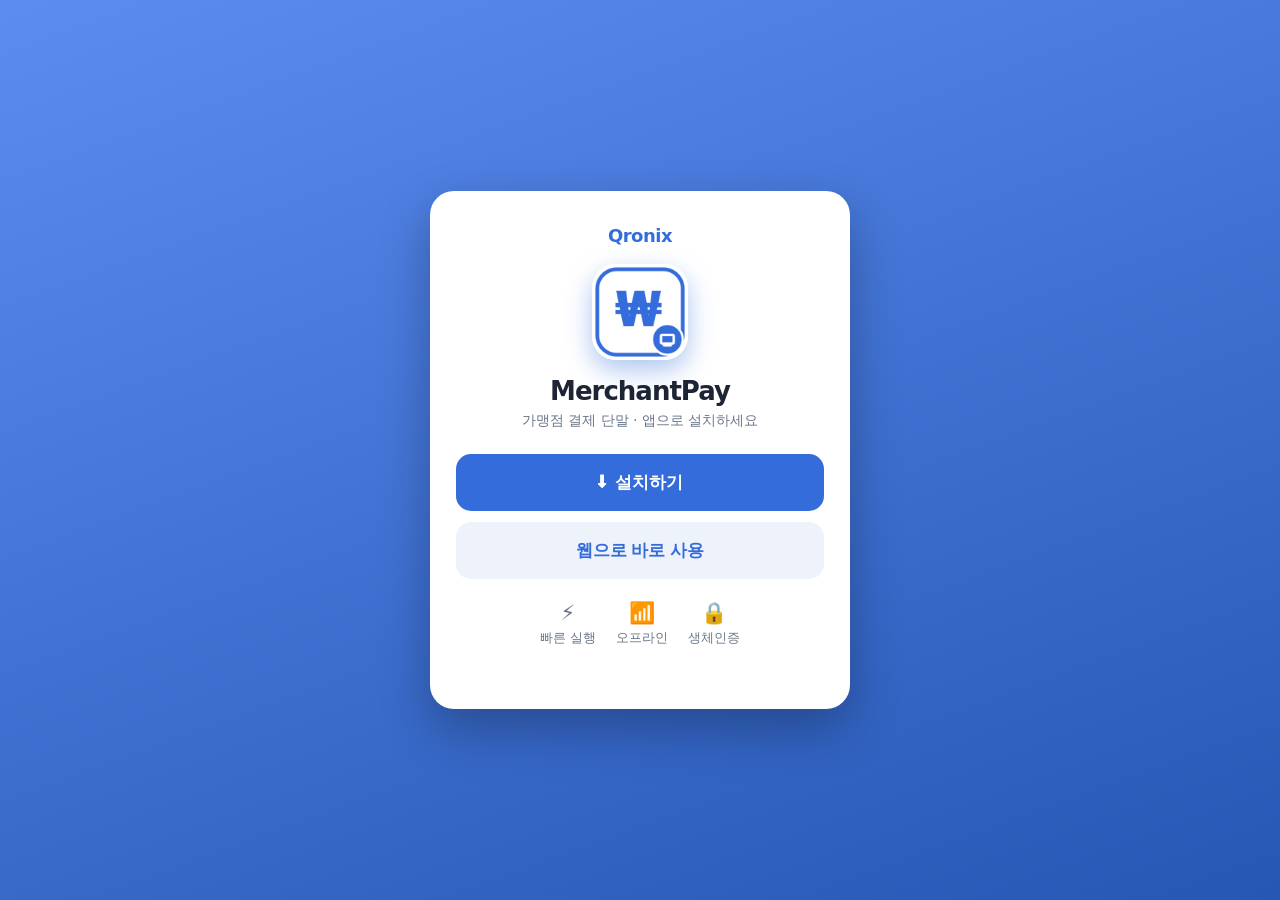
<file: install.html>
<!DOCTYPE html>
<html lang="ko">
<head>
  <meta charset="UTF-8" />
  <meta http-equiv="Content-Security-Policy" content="default-src 'self'; script-src 'self' 'unsafe-inline'; style-src 'self' 'unsafe-inline'; img-src 'self' data: blob:; font-src 'self'; connect-src 'self'; worker-src 'self' blob:; object-src 'none'; base-uri 'self'; form-action 'self'" />
  <meta name="referrer" content="no-referrer" />
  <meta name="viewport" content="width=device-width, initial-scale=1.0, viewport-fit=cover" />
  <meta name="theme-color" content="#346DDB" />
  <meta name="apple-mobile-web-app-capable" content="yes" />
  <meta name="apple-mobile-web-app-title" content="MerchantPay" />
  <title>MerchantPay 앱 설치</title>
  <link rel="manifest" href="manifest.json" />
  <link rel="apple-touch-icon" href="apple-touch-icon.png?v=2" />
  <style>
    :root{ --brand:#346DDB; --brand-d:#2557b5; }
    *{ box-sizing:border-box; margin:0; padding:0; -webkit-tap-highlight-color:transparent; }
    body{ font-family:"Pretendard","Segoe UI","Malgun Gothic",system-ui,sans-serif; color:#1d2433;
      min-height:100vh; display:flex; flex-direction:column; align-items:center; justify-content:center;
      padding:28px 22px calc(28px + env(safe-area-inset-bottom));
      background:linear-gradient(160deg,#5b8cf0,#2557b5); }
    .card{ width:100%; max-width:420px; background:#fff; border-radius:24px; padding:34px 26px 28px;
      box-shadow:0 20px 50px rgba(0,0,0,.28); text-align:center; }
    .corp{ color:var(--brand); font-weight:800; font-size:18px; letter-spacing:-.5px; margin-bottom:18px; }
    .app-icon{ width:96px; height:96px; border-radius:24px; display:block; margin:0 auto 16px;
      box-shadow:0 10px 26px rgba(52,109,219,.4); }
    h1{ font-size:26px; font-weight:800; letter-spacing:-1px; margin-bottom:6px; }
    .sub{ color:#6b7689; font-size:14px; margin-bottom:24px; }
    .btn{ display:flex; align-items:center; justify-content:center; gap:8px; width:100%; padding:17px;
      border:none; border-radius:15px; font-size:17px; font-weight:700; cursor:pointer; transition:.15s; }
    .btn-primary{ background:var(--brand); color:#fff; }
    .btn-primary:active{ transform:scale(.98); background:var(--brand-d); }
    .btn-ghost{ background:#eef2fb; color:var(--brand); margin-top:11px; }
    .btn:disabled{ opacity:.5; cursor:default; }
    .feat{ display:flex; justify-content:center; gap:20px; margin:22px 0 6px; color:#6b7689; font-size:12.5px; }
    .feat div{ display:flex; flex-direction:column; align-items:center; gap:5px; }
    .feat .fi{ font-size:21px; }
    .status{ margin-top:16px; font-size:13px; color:#6b7689; min-height:18px; }
    .status.ok{ color:#1aa86b; font-weight:600; }
    /* iOS 안내 시트 */
    .sheet{ position:fixed; inset:0; background:rgba(15,21,37,.55); display:none; align-items:flex-end; z-index:50; }
    .sheet.show{ display:flex; }
    .sheet-inner{ background:#fff; width:100%; border-radius:22px 22px 0 0; padding:24px 24px calc(30px + env(safe-area-inset-bottom)); animation:up .25s ease; }
    @keyframes up{ from{ transform:translateY(100%);} to{ transform:translateY(0);} }
    .sheet h2{ font-size:18px; margin-bottom:16px; }
    .step{ display:flex; align-items:center; gap:13px; padding:11px 0; border-bottom:1px solid #eef0f5; text-align:left; }
    .step:last-child{ border:none; }
    .step .n{ width:26px; height:26px; flex:none; border-radius:50%; background:var(--brand); color:#fff;
      display:grid; place-items:center; font-size:13px; font-weight:700; }
    .step .t{ font-size:14.5px; }
    .step .t b{ color:var(--brand); }
    .sheet .close{ width:100%; margin-top:18px; padding:14px; border:none; border-radius:13px; background:#eef2fb; color:var(--brand); font-size:15px; font-weight:700; }
  </style>
</head>
<body>
  <div class="card">
    <div class="corp">Qronix</div>
    <img class="app-icon" src="icon-512.png?v=2" alt="MerchantPay" />
    <h1>MerchantPay</h1>
    <div class="sub">가맹점 결제 단말 · 앱으로 설치하세요</div>

    <button class="btn btn-primary" id="installBtn">
      <span id="btnIcon">⬇</span><span id="btnLabel">설치하기</span>
    </button>
    <button class="btn btn-ghost" id="openBtn">웹으로 바로 사용</button>

    <div class="feat">
      <div><span class="fi">⚡</span>빠른 실행</div>
      <div><span class="fi">📶</span>오프라인</div>
      <div><span class="fi">🔒</span>생체인증</div>
    </div>
    <div class="status" id="status"></div>
  </div>

  <div class="sheet" id="iosSheet">
    <div class="sheet-inner">
      <h2>아이폰 설치 방법 (Safari)</h2>
      <div class="step"><div class="n">1</div><div class="t">하단 가운데 <b>공유 버튼</b> 탭 (□ 위 ↑ 모양)</div></div>
      <div class="step"><div class="n">2</div><div class="t">메뉴를 내려 <b>"홈 화면에 추가"</b> 탭</div></div>
      <div class="step"><div class="n">3</div><div class="t">오른쪽 위 <b>"추가"</b> 탭 → 완료</div></div>
      <button class="close" id="iosClose">확인</button>
    </div>
  </div>

  <script>
    'use strict';
    var deferredPrompt = null;
    var ua = navigator.userAgent || '';
    var isIOS = /iPhone|iPad|iPod/.test(ua) && !window.MSStream;
    var isStandalone = window.matchMedia('(display-mode: standalone)').matches || window.navigator.standalone === true;

    var installBtn = document.getElementById('installBtn');
    var openBtn = document.getElementById('openBtn');
    var statusEl = document.getElementById('status');
    var btnLabel = document.getElementById('btnLabel');
    var btnIcon = document.getElementById('btnIcon');
    var iosSheet = document.getElementById('iosSheet');

    function setStatus(msg, ok){ statusEl.textContent = msg || ''; statusEl.className = 'status' + (ok ? ' ok' : ''); }

    openBtn.addEventListener('click', function(){ location.href = 'index.html'; });
    document.getElementById('iosClose').addEventListener('click', function(){ iosSheet.classList.remove('show'); });

    // 이미 설치되어 앱으로 실행 중
    if (isStandalone) {
      btnLabel.textContent = '앱 실행';
      btnIcon.textContent = '▶';
      setStatus('이미 설치된 앱으로 실행 중입니다.', true);
      installBtn.addEventListener('click', function(){ location.href = 'index.html'; });
    } else {
      // Android/지원 브라우저: 설치 가능 시점 이벤트 캡처
      window.addEventListener('beforeinstallprompt', function(e){
        e.preventDefault();
        deferredPrompt = e;
        setStatus('설치 준비 완료 — 버튼을 누르세요.');
      });
      window.addEventListener('appinstalled', function(){
        deferredPrompt = null;
        setStatus('설치되었습니다! 홈 화면에서 실행하세요.', true);
      });

      installBtn.addEventListener('click', async function(){
        if (deferredPrompt) {
          deferredPrompt.prompt();
          var choice = await deferredPrompt.userChoice;
          deferredPrompt = null;
          if (choice && choice.outcome === 'accepted') setStatus('설치되었습니다! 홈 화면을 확인하세요.', true);
          else setStatus('설치가 취소되었습니다. 다시 시도할 수 있어요.');
        } else if (isIOS) {
          iosSheet.classList.add('show');
        } else {
          setStatus('브라우저 메뉴(⋮)의 "앱 설치"를 사용하거나, 잠시 후 다시 눌러주세요.');
        }
      });

      if (isIOS) setStatus('아이폰은 버튼을 누르면 설치 방법을 안내합니다.');
    }

    if ('serviceWorker' in navigator) {
      window.addEventListener('load', function(){ navigator.serviceWorker.register('service-worker.js').catch(function(){}); });
    }
  </script>
</body>
</html>
</file>
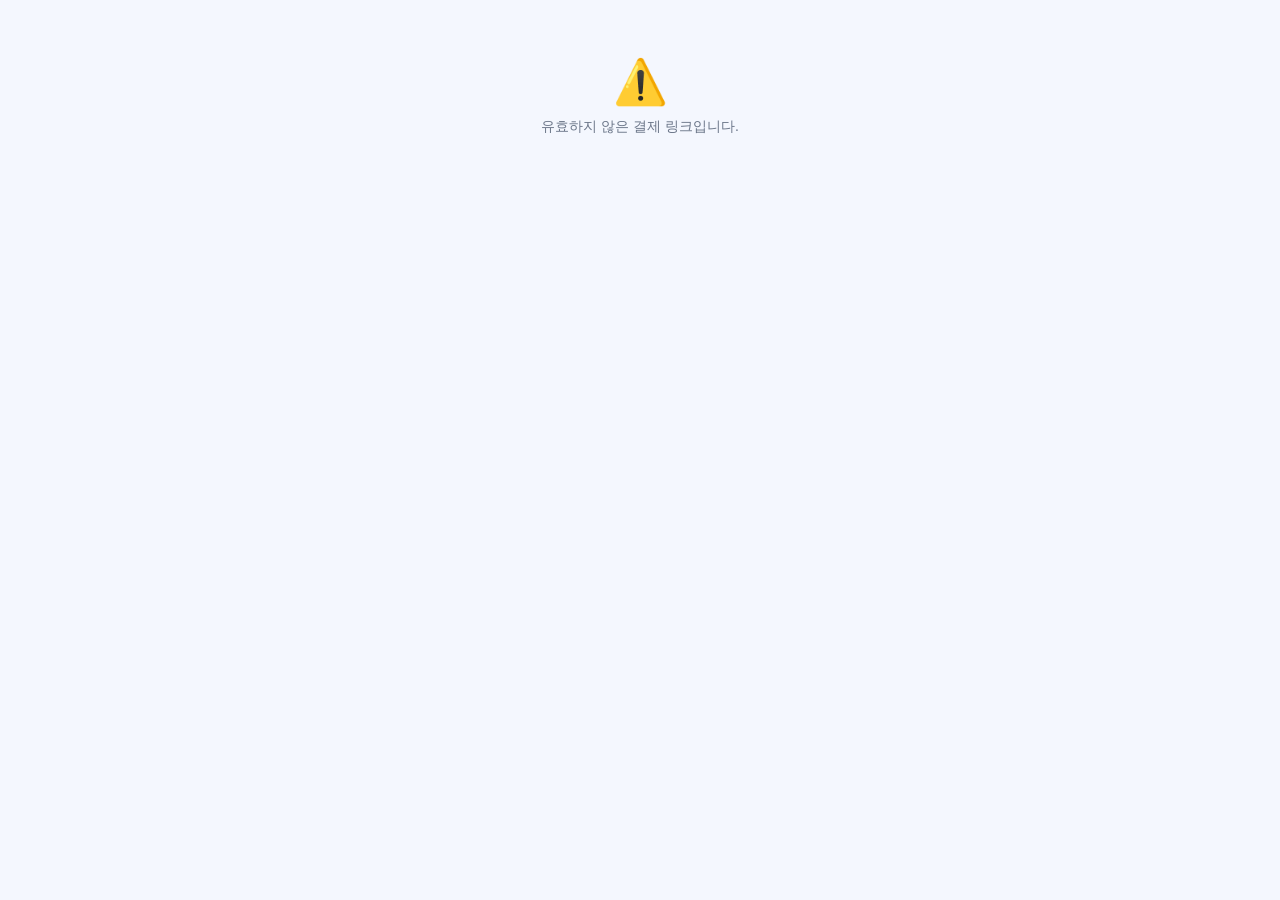
<file: pay.html>
<!DOCTYPE html>
<html lang="ko">
<head>
  <meta charset="UTF-8" />
  <meta http-equiv="Content-Security-Policy" content="default-src 'self'; script-src 'self' 'unsafe-inline' https://unpkg.com https://cdn.jsdelivr.net; style-src 'self' 'unsafe-inline'; img-src 'self' data: blob:; media-src 'self' blob:; font-src 'self'; connect-src 'self'; worker-src 'self' blob:; object-src 'none'; base-uri 'self'; form-action 'self'" />
  <meta name="referrer" content="no-referrer" />
  <meta name="viewport" content="width=device-width, initial-scale=1.0, maximum-scale=1.0, user-scalable=no, viewport-fit=cover" />
  <meta name="theme-color" content="#346DDB" />
  <title>결제하기 · MerchantPay</title>
  <link rel="stylesheet" href="styles.css" />
</head>
<body>
  <div id="app"></div>
  <div id="toast" class="toast hidden"></div>
  <script>
    'use strict';
    const won = (n) => Number(n || 0).toLocaleString('ko-KR');
    const qs = new URLSearchParams(location.search);
    // 거래번호는 영숫자만 허용 (URL 파라미터를 통한 XSS 방지)
    const txn = ((qs.get('txn') || 'T00000000').replace(/[^A-Za-z0-9]/g, '').slice(0, 24)) || 'T00000000';
    const amt = Math.max(0, Math.min(Number(qs.get('amt')) || 0, 99999999));
    const app = document.getElementById('app');

    function toast(m){const t=document.getElementById('toast');t.textContent=m;t.classList.remove('hidden');setTimeout(()=>t.classList.add('hidden'),2000);}

    function screen1() {
      app.innerHTML = `
        <header class="appbar"><div class="spacer"></div><h1>결제하기</h1><div class="spacer"></div></header>
        <div class="screen">
          <div class="hero">
            <div class="store">데모 분식 강남점</div>
            <div class="amt">₩ ${won(amt)}</div>
            <div class="sub">거래번호 ${txn}</div>
          </div>
          <div class="section-title">결제수단 선택</div>
          <div class="opt-list">
            <label class="opt-item"><input type="radio" name="pm" value="card" checked><div class="oc"><div class="ot">신용/체크카드</div><div class="od">간편결제 · 일반결제</div></div></label>
            <label class="opt-item"><input type="radio" name="pm" value="kakao"><div class="oc"><div class="ot">카카오페이</div></div></label>
            <label class="opt-item"><input type="radio" name="pm" value="naver"><div class="oc"><div class="ot">네이버페이</div></div></label>
            <label class="opt-item"><input type="radio" name="pm" value="phone"><div class="oc"><div class="ot">휴대폰 결제</div></div></label>
          </div>
          <button class="btn" style="margin-top:18px" onclick="pay()">₩ ${won(amt)} 결제하기</button>
          <div class="note">고객이 SMS/알림톡 링크로 진입하는 결제창(데모)입니다.</div>
        </div>`;
    }
    function pay() {
      app.innerHTML = `<header class="appbar"><div class="spacer"></div><h1>결제하기</h1><div class="spacer"></div></header>
        <div class="screen"><div class="spinner-wrap"><div class="spinner"></div><p>결제 승인 처리 중...</p></div></div>`;
      setTimeout(() => {
        app.innerHTML = `
          <header class="appbar"><div class="spacer"></div><h1>결제완료</h1><div class="spacer"></div></header>
          <div class="screen">
            <div class="result">
              <div class="circle ok">✓</div>
              <h2>결제가 완료되었습니다</h2>
              <p>영수증이 발급되었습니다.</p>
            </div>
            <div class="card">
              <div class="kv"><span class="k">가맹점</span><span class="v">데모 분식 강남점</span></div>
              <div class="kv"><span class="k">결제금액</span><span class="v">₩ ${won(amt)}</span></div>
              <div class="kv"><span class="k">거래번호</span><span class="v">${txn}</span></div>
              <div class="kv"><span class="k">승인번호</span><span class="v">${String(Math.floor(Math.random()*1e8)).padStart(8,'0')}</span></div>
            </div>
            <div class="note">창을 닫으셔도 됩니다.</div>
          </div>`;
      }, 1600);
    }
    if (amt <= 0) {
      app.innerHTML = `<div class="screen"><div class="empty"><div class="ic">⚠️</div>유효하지 않은 결제 링크입니다.</div></div>`;
    } else { screen1(); }
  </script>
</body>
</html>
</file>
<file: styles.css>
:root {
  --primary: #346DDB;       /* 메인 블루 — 버튼/포인트 */
  --primary-dark: #2557B5;
  --primary-light: #E3ECFB; /* 연한 블루 — 배경/배지/활성 */
  --kakao: #fee500;
  --kakao-text: #191600;
  --sms: #19b36b;
  --bg: #f4f7fe;            /* 아주 옅은 블루 페이지 배경 */
  --card: #ffffff;
  --text: #1d2433;
  --muted: #6b7689;
  --line: #e4e9f3;
  --danger: #e23a4e;
  --success: #1aa86b;
  --radius: 16px;
  --shadow: 0 6px 22px rgba(40,45,80,.08);
  --safe-top: env(safe-area-inset-top, 0px);
  --safe-bottom: env(safe-area-inset-bottom, 0px);
  --sb-w: 264px;
  --content-max: 780px;
}

* { box-sizing: border-box; -webkit-tap-highlight-color: transparent; }
html, body { margin: 0; padding: 0; height: 100%; }
body {
  font-family: -apple-system, BlinkMacSystemFont, "Segoe UI", "Apple SD Gothic Neo", "Malgun Gothic", Roboto, sans-serif;
  background: var(--bg);
  color: var(--text);
  -webkit-font-smoothing: antialiased;
  overscroll-behavior-y: none;
}
#app { min-height: 100%; max-width: 480px; margin: 0 auto; background: var(--bg); position: relative; }
button { font-family: inherit; cursor: pointer; border: none; }
input, select { font-family: inherit; font-size: 16px; }
.hidden { display: none !important; }

/* ---------- App bar ---------- */
.appbar {
  position: sticky; top: 0; z-index: 40;
  background: var(--primary);
  color: #fff;
  padding: calc(12px + var(--safe-top)) 14px 12px;
  display: flex; align-items: center; gap: 10px;
  box-shadow: 0 2px 10px rgba(40,45,80,.12);
}
.appbar h1 { font-size: 17px; font-weight: 700; margin: 0; flex: 1; text-align: center; letter-spacing: -.3px; }
.appbar .icon-btn { background: rgba(255,255,255,.15); color: #fff; width: 38px; height: 38px; border-radius: 11px; font-size: 19px; display: grid; place-items: center; }
.appbar .icon-btn:active { background: rgba(255,255,255,.3); }
.appbar .spacer { width: 38px; }
.appbar .bar-right { display: flex; gap: 8px; align-items: center; }
.amt-hint { font-size: 14px; color: var(--primary); font-weight: 700; margin-top: 7px; }

/* ---------- Content ---------- */
.screen { padding: 16px 16px calc(28px + var(--safe-bottom)); animation: fade .25s ease; }
@keyframes fade { from { opacity: 0; transform: translateY(6px);} to {opacity:1; transform:none;} }
.section-title { font-size: 13px; color: var(--muted); font-weight: 700; margin: 22px 4px 10px; letter-spacing: .2px; }
.section-title:first-child { margin-top: 6px; }

/* ---------- Login ---------- */
.login-wrap { min-height: 100vh; display: flex; flex-direction: column; justify-content: center; padding: 32px 26px calc(40px + var(--safe-bottom)); background: linear-gradient(160deg, #5b8cf0, #2557b5); }
.brand { text-align: center; color: #fff; margin-bottom: 34px; }
.brand .corp-logo { height: clamp(32px, 9.5vw, 44px); width: auto; display: block; margin: 0 auto 22px; }
.brand .logo { width: 76px; height: 76px; border-radius: 22px; background: #fff; color: var(--primary); font-size: 40px; display: grid; place-items: center; margin: 0 auto 16px; box-shadow: 0 10px 30px rgba(0,0,0,.25); }
.brand h1 { font-size: clamp(30px, 8.5vw, 40px); font-weight: 800; margin: 0 0 6px; letter-spacing: -1px; }
.brand p { margin: 0; opacity: .8; font-size: 14px; }
.login-card { background: #fff; border-radius: 20px; padding: 22px 20px; box-shadow: 0 16px 40px rgba(0,0,0,.2); }
.login-card h2 { font-size: 16px; margin: 0 0 16px; }
.bio-btn { width: 100%; border: 2px solid var(--primary-light); background: var(--primary-light); color: var(--primary); border-radius: 14px; padding: 22px; font-size: 16px; font-weight: 700; display: flex; flex-direction: column; align-items: center; gap: 8px; }
.bio-btn .big { font-size: 42px; line-height: 1; }
.bio-btn .big svg { width: 46px; height: 46px; display: block; }
.pin-dots { display: flex; justify-content: center; gap: 14px; margin: 10px 0 20px; }
.pin-dots span { width: 14px; height: 14px; border-radius: 50%; background: var(--line); transition: .15s; }
.pin-dots span.on { background: var(--primary); transform: scale(1.1); }

/* ---------- Forms ---------- */
.field { margin-bottom: 15px; }
.field label { display: block; font-size: 13px; font-weight: 600; color: var(--muted); margin-bottom: 7px; }
.field input, .field select {
  width: 100%; padding: 14px 14px; border: 1.5px solid var(--line); border-radius: 12px; background: #fff; color: var(--text); outline: none; transition: border-color .15s;
}
.field input:focus, .field select:focus { border-color: var(--primary); }
.row2 { display: grid; grid-template-columns: 1fr 1fr; gap: 12px; }

/* ---------- Buttons ---------- */
.btn { width: 100%; padding: 16px; border-radius: 14px; font-size: 16px; font-weight: 700; background: var(--primary); color: #fff; transition: transform .08s, filter .15s; }
.btn:active { transform: scale(.98); filter: brightness(.95); }
.btn.secondary { background: #fff; color: var(--primary); border: 1.5px solid var(--primary); }
.btn.ghost { background: #eef0f6; color: var(--text); }
.btn.danger { background: var(--danger); }
.btn.kakao { background: var(--kakao); color: var(--kakao-text); }
.btn.sms { background: var(--sms); }
.btn:disabled { opacity: .5; filter: grayscale(.4); }
.btn-row { display: flex; gap: 12px; margin-top: 10px; }
.btn-row .btn { margin-top: 0; }

/* ---------- Main menu grid ---------- */
.hero { background: linear-gradient(135deg, var(--primary), #5b8cf0); color: #fff; border-radius: var(--radius); padding: 18px 18px 20px; margin-bottom: 18px; box-shadow: var(--shadow); }
.hero .store { font-size: 13px; opacity: .85; }
.hero .amt { font-size: 27px; font-weight: 800; margin-top: 4px; letter-spacing: -.5px; }
.hero .sub { font-size: 12px; opacity: .8; margin-top: 6px; }
.menu-grid { display: grid; grid-template-columns: 1fr 1fr; gap: 13px; }
.menu-card { background: var(--card); border-radius: var(--radius); padding: 20px 16px; box-shadow: var(--shadow); display: flex; flex-direction: column; gap: 12px; align-items: flex-start; text-align: left; transition: transform .08s; }
.menu-card:active { transform: scale(.97); }
.menu-card .ic { width: 48px; height: 48px; border-radius: 14px; display: grid; place-items: center; font-size: 25px; }
.menu-card .ic.pay { background: var(--primary-light); }
.menu-card .ic.sms { background: #e3f7ee; }
.menu-card .ic.kakao { background: #fff7c2; }
.menu-card .ic.sales { background: #ffe9e3; }
.menu-card .t { font-size: 16px; font-weight: 700; }
.menu-card .d { font-size: 12px; color: var(--muted); line-height: 1.4; }

/* ---------- Cards / list ---------- */
.card { background: var(--card); border-radius: var(--radius); padding: 18px; box-shadow: var(--shadow); margin-bottom: 14px; }
.card h3 { margin: 0 0 12px; font-size: 15px; }
.kv { display: flex; justify-content: space-between; padding: 9px 0; border-bottom: 1px solid var(--line); font-size: 14px; }
.kv:last-child { border-bottom: none; }
.kv .k { color: var(--muted); }
.kv .v { font-weight: 600; text-align: right; }
.list-item { background: var(--card); border-radius: 14px; padding: 14px 16px; box-shadow: var(--shadow); margin-bottom: 11px; }
.list-item .top { display: flex; justify-content: space-between; align-items: center; margin-bottom: 6px; }
.list-item .amount { font-size: 18px; font-weight: 800; }
.list-item .meta { font-size: 12px; color: var(--muted); line-height: 1.6; }
.badge { font-size: 11px; font-weight: 700; padding: 4px 9px; border-radius: 20px; }
.badge.method { background: var(--primary-light); color: var(--primary); }
.badge.sms { background: #e3f7ee; color: var(--sms); }
.badge.kakao { background: #fff3b0; color: #8a7400; }
.badge.ok { background: #e3f7ee; color: var(--success); }
.badge.cancel { background: #ffe3e7; color: var(--danger); }

/* ---------- Amount keypad ---------- */
.amount-display { text-align: center; padding: 26px 10px 18px; }
.amount-display .label { font-size: 13px; color: var(--muted); }
.amount-display .value { font-size: 40px; font-weight: 800; margin-top: 6px; letter-spacing: -1px; }
.amount-display .value .won { font-size: 24px; color: var(--muted); margin-left: 4px; }
.quick-amt { display: flex; gap: 8px; flex-wrap: wrap; justify-content: center; margin: 4px 0 14px; }
.quick-amt button { background: #fff; border: 1.5px solid var(--line); border-radius: 20px; padding: 8px 14px; font-size: 13px; font-weight: 600; color: var(--text); }
.quick-amt button:active { border-color: var(--primary); color: var(--primary); }
.keypad { display: grid; grid-template-columns: repeat(3, 1fr); gap: 10px; }
.keypad button { background: #fff; border-radius: 14px; padding: 18px 0; font-size: 23px; font-weight: 700; box-shadow: var(--shadow); }
.keypad button:active { background: var(--primary-light); }
.keypad button.fn { font-size: 18px; color: var(--danger); }

/* ---------- Steps ---------- */
.steps { display: flex; align-items: center; justify-content: center; gap: 6px; margin: 6px 0 18px; }
.steps .dot { width: 26px; height: 26px; border-radius: 50%; display: grid; place-items: center; font-size: 12px; font-weight: 700; background: var(--line); color: var(--muted); }
.steps .dot.on { background: var(--primary); color: #fff; }
.steps .dot.done { background: var(--success); color: #fff; }
.steps .bar { width: 22px; height: 2px; background: var(--line); }
.steps .bar.done { background: var(--success); }

/* ---------- Scanner ---------- */
#reader { width: 100%; border-radius: var(--radius); overflow: hidden; background: #000; }
.scan-frame { position: relative; }
.scan-hint { text-align: center; color: var(--muted); font-size: 13px; margin: 14px 0; }

/* ---------- Result ---------- */
.result { text-align: center; padding: 30px 16px; }
.result .circle { width: 92px; height: 92px; border-radius: 50%; display: grid; place-items: center; font-size: 50px; margin: 0 auto 18px; animation: pop .35s ease; }
.result .circle.ok { background: #e3f7ee; color: var(--success); }
.result .circle.fail { background: #ffe3e7; color: var(--danger); }
@keyframes pop { 0%{transform:scale(.5);opacity:0;} 100%{transform:scale(1);opacity:1;} }
.result h2 { margin: 0 0 6px; font-size: 21px; }
.result p { margin: 0; color: var(--muted); font-size: 14px; }

/* spinner */
.spinner-wrap { text-align: center; padding: 50px 0; }
.spinner { width: 44px; height: 44px; border: 4px solid var(--line); border-top-color: var(--primary); border-radius: 50%; margin: 0 auto 16px; animation: spin 1s linear infinite; }
@keyframes spin { to { transform: rotate(360deg);} }

/* code/preview box */
.codebox { background: #1c1e2a; color: #c8e1ff; border-radius: 12px; padding: 14px; font-family: ui-monospace, Menlo, Consolas, monospace; font-size: 11.5px; line-height: 1.6; white-space: pre-wrap; word-break: break-all; }

/* message preview (sms/kakao) */
.msg-preview { border-radius: 16px; padding: 16px; font-size: 14px; line-height: 1.6; box-shadow: var(--shadow); }
.msg-preview.sms { background: #fff; border: 1px solid var(--line); }
.msg-preview.kakao { background: #b2c7da; }
.msg-preview .bubble { background: #fff; border-radius: 12px; padding: 14px; }
.msg-preview.kakao .head { background: var(--kakao); color: var(--kakao-text); font-weight: 700; padding: 10px 14px; border-radius: 12px 12px 0 0; margin: -14px -14px 12px; }
.msg-preview .link { color: var(--primary); word-break: break-all; }

/* radio list (settings) */
.opt-list { background: #fff; border-radius: var(--radius); box-shadow: var(--shadow); overflow: hidden; }
.opt-item { display: flex; align-items: center; gap: 12px; padding: 16px; border-bottom: 1px solid var(--line); }
.opt-item:last-child { border-bottom: none; }
.opt-item input { width: 20px; height: 20px; accent-color: var(--primary); }
.opt-item .oc { flex: 1; }
.opt-item .ot { font-weight: 600; font-size: 15px; }
.opt-item .od { font-size: 12px; color: var(--muted); }

/* ---------- Drawer ---------- */
.drawer-backdrop { position: fixed; inset: 0; background: rgba(20,22,35,.45); z-index: 90; animation: fade .2s; }
.drawer { position: fixed; top: 0; right: 0; height: 100%; width: 76%; max-width: 320px; background: #fff; z-index: 100; box-shadow: -8px 0 30px rgba(0,0,0,.2); display: flex; flex-direction: column; transform: translateX(0); animation: slidein .25s ease; padding-top: var(--safe-top); }
@keyframes slidein { from { transform: translateX(100%);} to { transform: translateX(0);} }
.drawer .dhead { padding: 22px 20px; background: var(--primary); color: #fff; }
.drawer .dhead .nm { font-size: 18px; font-weight: 700; }
.drawer .dhead .role { font-size: 13px; opacity: .85; margin-top: 4px; }
.drawer .ditem { display: flex; align-items: center; gap: 14px; padding: 17px 20px; font-size: 16px; border-bottom: 1px solid var(--line); color: var(--text); background: #fff; width: 100%; text-align: left; }
.drawer .ditem .di { font-size: 20px; width: 24px; text-align: center; }
.drawer .ditem:active { background: var(--bg); }
.drawer .ditem.logout { color: var(--danger); margin-top: auto; border-top: 1px solid var(--line); border-bottom: none; }

/* ---------- Toast ---------- */
.toast { position: fixed; left: 50%; bottom: calc(30px + var(--safe-bottom)); transform: translateX(-50%); background: rgba(28,30,42,.95); color: #fff; padding: 13px 20px; border-radius: 30px; font-size: 14px; z-index: 200; box-shadow: 0 8px 24px rgba(0,0,0,.3); max-width: 88%; text-align: center; animation: toastin .25s; }
@keyframes toastin { from { opacity:0; transform: translate(-50%, 10px);} to {opacity:1; transform: translate(-50%,0);} }

/* ---------- 하단 네비게이션 ---------- */
.bottomnav {
  position: fixed; bottom: 0; left: 50%; transform: translateX(-50%);
  width: 100%; max-width: 480px; background: #fff; border-top: 1px solid var(--line);
  display: flex; z-index: 60; padding-bottom: var(--safe-bottom);
  box-shadow: 0 -2px 12px rgba(40,45,80,.06);
}
.bottomnav .bn-item {
  flex: 1; min-width: 0; background: none;
  padding: clamp(7px, 1.7vw, 12px) 2px clamp(8px, 1.8vw, 13px); display: flex; flex-direction: column;
  align-items: center; gap: clamp(2px, 0.6vw, 5px); color: var(--muted);
  font-size: clamp(9.5px, 2.7vw, 13px); font-weight: 600;
}
.bottomnav .bn-item .bn-lb { white-space: nowrap; }
.bottomnav .bn-item .bn-ic { font-size: clamp(19px, 5vw, 26px); line-height: 1; }
.bottomnav .bn-item.active { color: var(--primary); }
.bottomnav .bn-item:active { background: var(--bg); }
body.has-bottomnav #app .screen { padding-bottom: calc(clamp(72px, 15vw, 94px) + var(--safe-bottom)); }

/* ---------- 사이드바 (데스크톱 전용) ---------- */
.sidebar {
  display: none;                                  /* 모바일/태블릿에서는 숨김 (데스크톱에서만 표시) */
  position: fixed; top: 0; left: 0; width: var(--sb-w); height: 100%;
  background: #fff; border-right: 1px solid var(--line);
  flex-direction: column; padding: 18px 14px; z-index: 70; overflow-y: auto;
}
.sidebar .sb-brand { display: flex; align-items: center; gap: 11px; padding: 6px 8px 16px; }
.sidebar .sb-logo { width: 42px; height: 42px; border-radius: 13px; background: var(--primary); color: #fff; display: grid; place-items: center; font-size: 23px; font-weight: 800; flex: none; }
.sidebar .sb-title { font-size: 16px; font-weight: 800; }
.sidebar .sb-store { font-size: 12px; color: var(--muted); margin-top: 2px; max-width: 165px; overflow: hidden; text-overflow: ellipsis; white-space: nowrap; }
.sidebar .sb-list { display: flex; flex-direction: column; gap: 3px; flex: 1; }
.sidebar .sb-item { display: flex; align-items: center; gap: 12px; padding: 11px 12px; border-radius: 11px; background: none; color: var(--text); font-size: 15px; font-weight: 600; text-align: left; width: 100%; transition: background .12s; }
.sidebar .sb-item:hover { background: var(--bg); }
.sidebar .sb-item.active { background: var(--primary-light); color: var(--primary); }
.sidebar .sb-ic { font-size: 19px; width: 22px; text-align: center; flex: none; }
.sidebar .sb-div { height: 1px; background: var(--line); margin: 10px 6px; }
.sidebar .sb-logout { color: var(--danger); margin-top: auto; }

/* ---------- 반응형: 태블릿 ---------- */
@media (min-width: 700px) {
  #app { max-width: 700px; }
  .bottomnav { max-width: 700px; }            /* 하단바 폭을 콘텐츠 폭에 맞춤 */
  .bottomnav .bn-item { padding-top: 11px; padding-bottom: 12px; }
  .menu-grid { grid-template-columns: repeat(4, 1fr); }
  .login-card { max-width: 420px; margin-left: auto; margin-right: auto; }
  .keypad { max-width: 380px; margin: 0 auto; }
  .amount-display .value { font-size: 44px; }
}

/* ---------- 반응형: 데스크톱 (사이드바) ---------- */
@media (min-width: 1024px) {
  .bottomnav { display: none !important; }
  .sidebar { display: flex; }
  .appbar .bar-right { visibility: hidden; }
  #app { max-width: none; margin: 0; }
  body.has-bottomnav #app { margin-left: var(--sb-w); }
  body.has-bottomnav .appbar { padding-left: 22px; padding-right: 22px; }
  body.has-bottomnav .appbar h1 { text-align: left; padding-left: 4px; }
  body.has-bottomnav #app .screen { max-width: var(--content-max); margin: 0 auto; padding-top: 22px; padding-bottom: 40px; }
  .menu-grid { gap: 16px; }
  .menu-card { padding: 24px 20px; }
}

/* ---------- 생체인증 등록 화면 ---------- */
.enroll-hero { text-align: center; padding: 12px 10px 18px; }
.enroll-hero .eh-icon { width: 92px; height: 92px; border-radius: 28px; display: grid; place-items: center; font-size: 46px; margin: 0 auto 14px; background: var(--primary-light); color: var(--primary); box-shadow: var(--shadow); animation: pop .35s ease; }
.enroll-hero .eh-icon.gradient { background: linear-gradient(135deg, var(--primary), #5b8cf0); color: #fff; }
.enroll-hero.done .eh-icon { background: #e3f7ee; color: var(--success); }
.enroll-hero h2 { margin: 0 0 6px; font-size: 21px; letter-spacing: -.3px; }
.enroll-hero p { margin: 0; color: var(--muted); font-size: 14px; line-height: 1.55; }

.benefit-row { display: flex; gap: 10px; margin-bottom: 14px; }
.benefit { flex: 1; min-width: 0; background: var(--card); border-radius: 14px; box-shadow: var(--shadow); padding: 14px 6px; text-align: center; }
.benefit .bi { font-size: 24px; line-height: 1; }
.benefit .bt { font-size: 11.5px; color: var(--text); font-weight: 600; margin-top: 7px; line-height: 1.3; }

.how-steps { list-style: none; margin: 0; padding: 0; }
.how-steps li { display: flex; align-items: flex-start; gap: 12px; padding: 10px 0; font-size: 14px; line-height: 1.5; border-bottom: 1px solid var(--line); }
.how-steps li:last-child { border-bottom: none; }
.how-steps .n { flex: none; width: 24px; height: 24px; border-radius: 50%; background: var(--primary); color: #fff; font-size: 13px; font-weight: 700; display: grid; place-items: center; margin-top: 1px; }

.btn.btn-lg { padding: 18px; font-size: 17px; display: flex; align-items: center; justify-content: center; gap: 8px; }
.btn.btn-lg .big-ic { font-size: 20px; }
.btn.ghost.danger-text { color: var(--danger); }
.cert-hint { text-align: center; font-size: 12.5px; color: var(--muted); margin-top: 12px; }
.cert-hint a { color: var(--primary); font-weight: 700; cursor: pointer; }

.check-list { margin: 6px 0 4px; padding-left: 0; list-style: none; }
.check-list li { position: relative; padding: 6px 0 6px 24px; font-size: 13.5px; line-height: 1.5; color: var(--text); }
.check-list li::before { content: '✓'; position: absolute; left: 0; top: 6px; color: var(--success); font-weight: 800; }

/* 로그인 방법 전환 링크 */
.login-switch { text-align: center; font-size: 13px; color: var(--muted); margin-top: 16px; }
.login-switch a { color: var(--primary); font-weight: 700; cursor: pointer; }

.empty { text-align: center; color: var(--muted); padding: 40px 20px; font-size: 14px; }
.empty .ic { font-size: 44px; margin-bottom: 10px; }
.note { font-size: 12px; color: var(--muted); line-height: 1.6; background: #fff; border: 1px dashed var(--line); border-radius: 12px; padding: 12px 14px; margin-top: 14px; }
</file>
